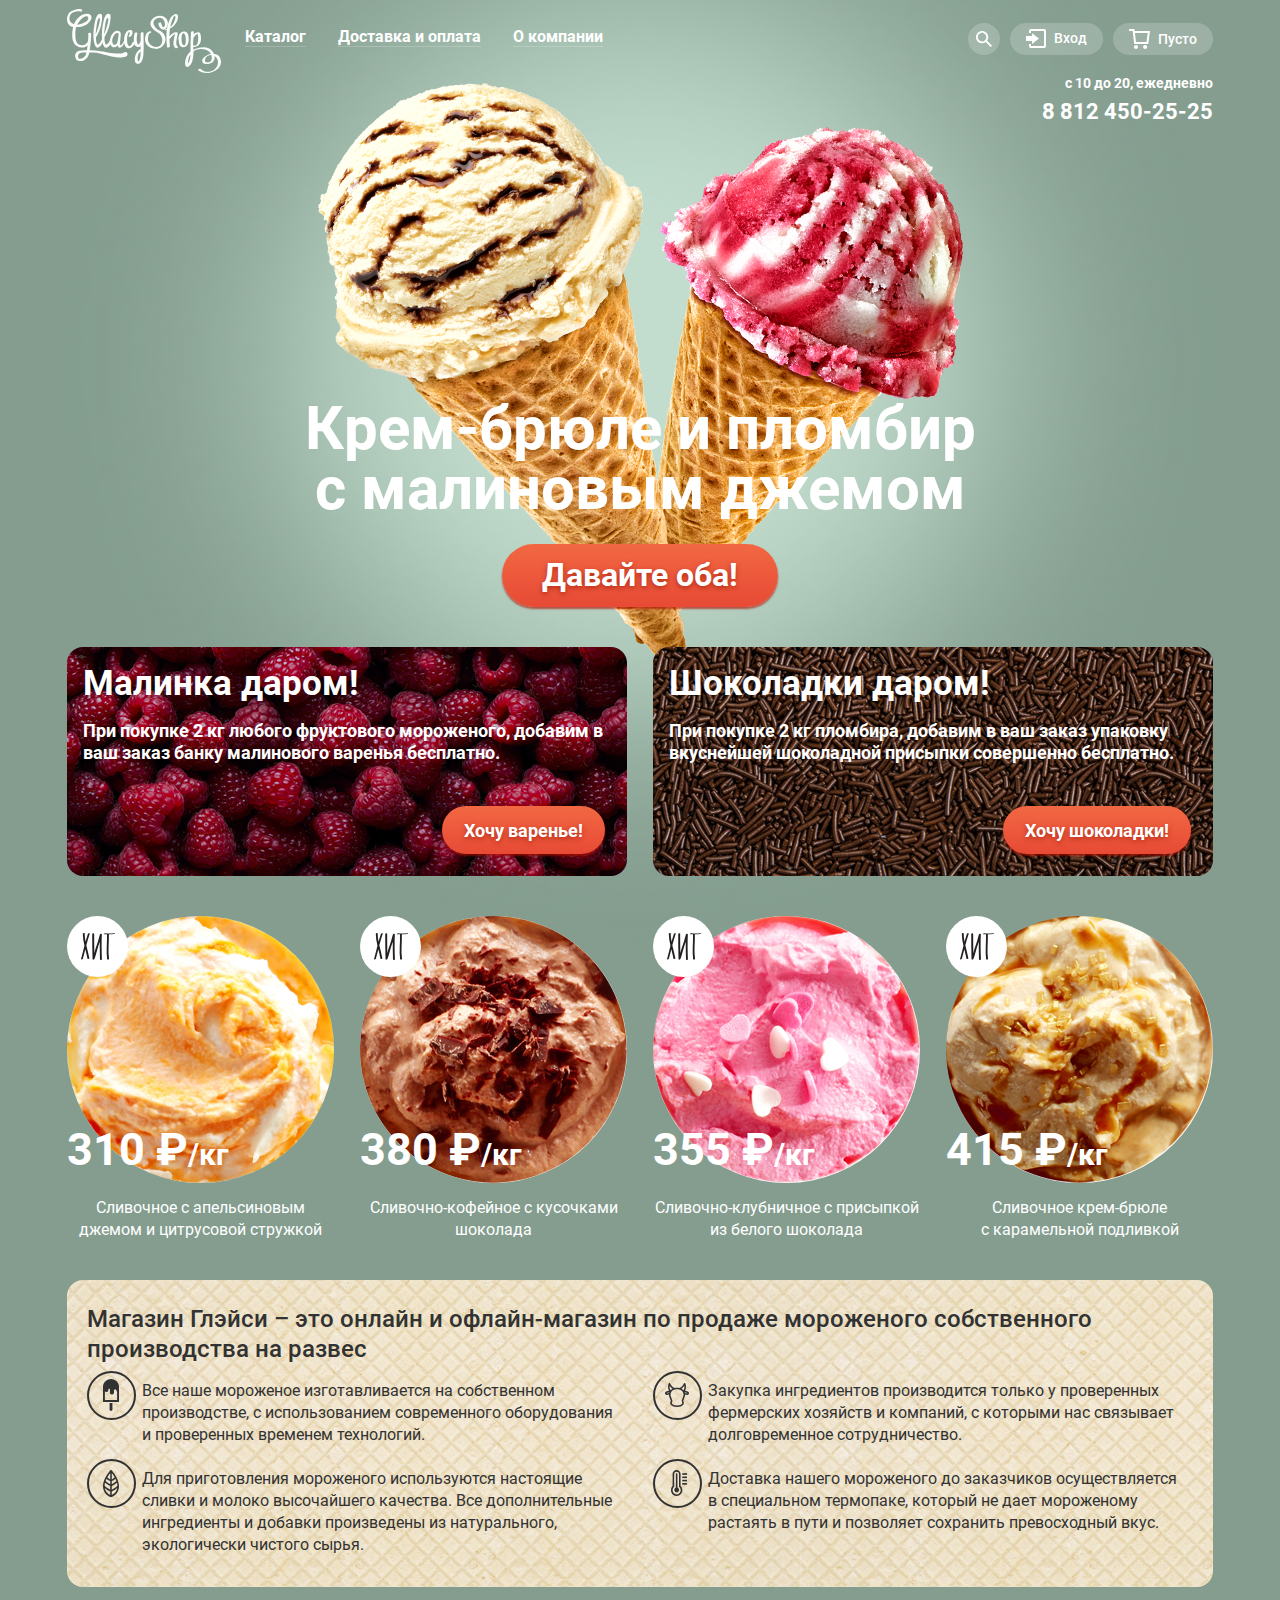
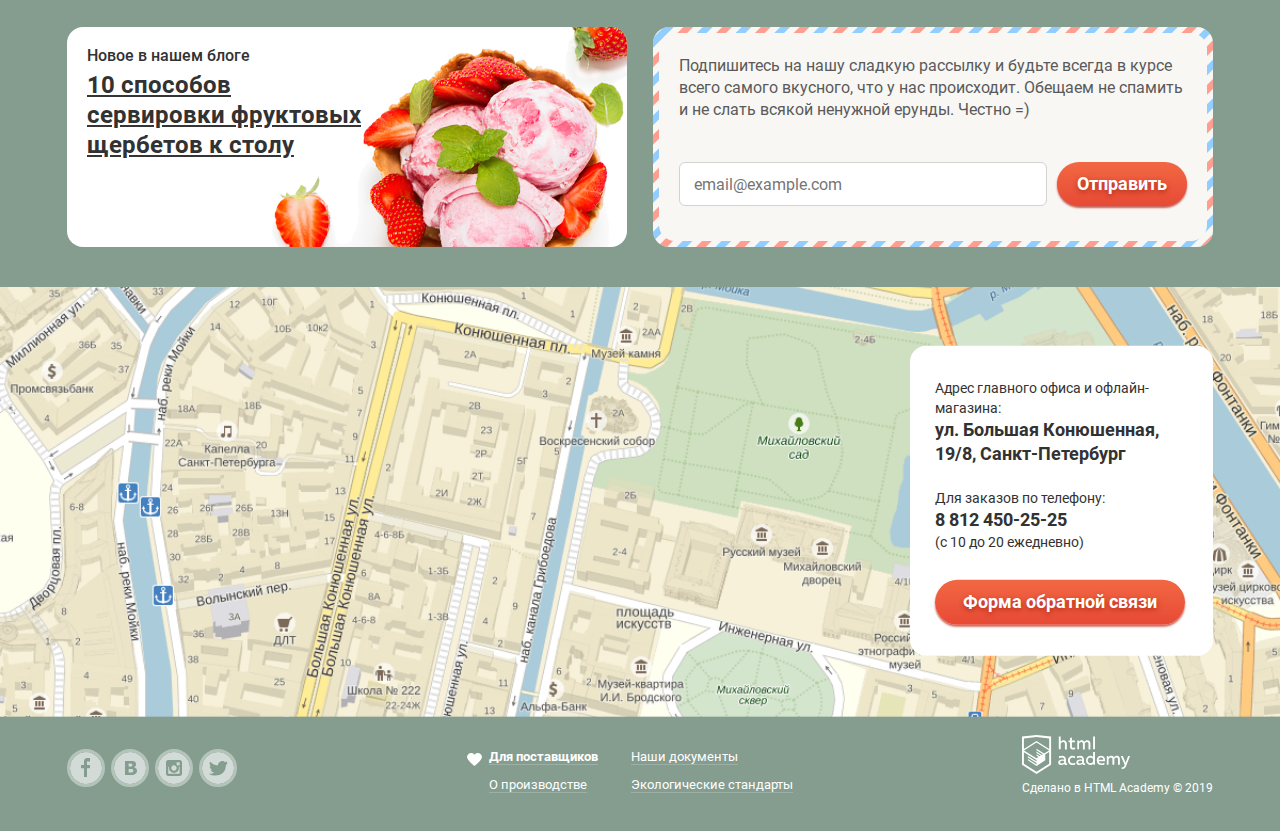
<file: index.html>
<!DOCTYPE html>
<html class="page" lang="ru">
<head>
    <meta charset="UTF-8">
    <meta name="viewport" content="width=device-width, initial-scale=1.0">
    <title>HTML Academy: Глейси</title>
    <link rel="stylesheet" href="css/style.css">
    <link rel="stylesheet" href="css/normalize.css">
</head>
<body class="page-body">
  <div class="page-wrapper page-advantages">
    <!-- Слайдер -->
    <input class="visually-hidden" type="radio" id="product-1" name="slider-toggle">
    <input class="visually-hidden" type="radio" id="product-2" name="slider-toggle">
    <input class="visually-hidden" type="radio" id="product-3" name="slider-toggle">

    <div class="container">
      <header class="main-header">
        <nav class="navigation">

          <a class="main-header__logo"><img src="img/logo.svg" alt="Логотип сайта «Глейси»"></a>
          <ul class="site-nav">
            <li class="site-nav_item">
              <a class="site-nav__link" href="catalog.html"><span>Каталог</span></a>
              <ul>
                <li><a href="#">Новинки</a></li>
                <li><a href="catalog.html">Сливочное</a></li>
                <li><a href="#">Щербеты</a></li>
                <li><a href="#">Фруктовый лед</a></li>
                <li><a href="#">Мелорин</a></li>
              </ul>
            </li>
            <li class="site-nav__item"><a class="site-nav__link" href="#"><span>Доставка и оплата</span></a></li>
            <li class="site-nav__item"><a class="site-nav__link" href="#"><span>О компании</span></a></li>
          </ul>

          <ul class="user-nav">

          <!-- Поиск -->
            <li class="user-nav__item search">
              <a class="user-nav__link" href="#">
                <span class="visually-hidden">Поиск</span>
                <svg width="16" height="16" viewBox="0 0 16 16" fill="#fff" xmlns="http://www.w3.org/2000/svg">
                  <path d="M16 14.6652L11.0785 9.73294C11.9827 8.48188 12.3826 6.93501 12.1984 5.40134C12.0141 3.86767 11.2594 2.4601 10.0848 1.45982C8.91022 0.45954 7.40233 -0.0598191 5.86234 0.00548954C4.32234 0.0707982 2.86363 0.715967 1.77757 1.81212C0.691516 2.90827 0.0580813 4.3747 0.0038002 5.91849C-0.050481 7.46228 0.478388 8.96976 1.48476 10.1398C2.49113 11.3098 3.90092 12.0563 5.43251 12.2301C6.96409 12.4039 8.50472 11.9922 9.74663 11.0772L14.6586 16L16 14.6652ZM6.08152 10.3767C5.24079 10.3767 4.41895 10.1268 3.71991 9.65874C3.02087 9.19063 2.47604 8.5253 2.15431 7.74687C1.83258 6.96844 1.7484 6.11188 1.91241 5.28551C2.07643 4.45913 2.48128 3.70006 3.07576 3.10427C3.67024 2.50849 4.42766 2.10276 5.25223 1.93838C6.0768 1.77401 6.93149 1.85837 7.70822 2.1808C8.48495 2.50324 9.14883 3.04927 9.61591 3.74983C10.083 4.4504 10.3323 5.27404 10.3323 6.11661C10.3298 7.24568 9.88115 8.3278 9.08451 9.12618C8.28788 9.92456 7.20813 10.3742 6.08152 10.3767Z" fill="000"/>
                </svg>
              </a>
              <form class="search__form site-form visually-hidden" action="https://echo.htmlacademy.ru" method="POST">
                <label class="visually-hidden" for="search">Поиск</label>
                <input class="search__iput" type="search" name="search" placeholder="Крем-Брюле">
              </form>
            </li>

          <!-- Вход -->
          <li class="user-nav__item login">
            <a class="user-nav__link" href="#">
              <svg width="20" height="19" viewBox="0 0 20 19" fill="none" xmlns="http://www.w3.org/2000/svg">
                <path d="M6.04 14.88L12.96 9.5L6.04 4.13V7.04H0V11.96H6.04V14.88Z" fill="#ffffff"/>
                <path d="M18 0H5C4.46957 0 3.96086 0.210714 3.58579 0.585786C3.21071 0.960859 3 1.46957 3 2V4H5V2H18V17H5V15H3V17C3 17.5304 3.21071 18.0391 3.58579 18.4142C3.96086 18.7893 4.46957 19 5 19H18C18.5304 19 19.0391 18.7893 19.4142 18.4142C19.7893 18.0391 20 17.5304 20 17V2C20 1.46957 19.7893 0.960859 19.4142 0.585786C19.0391 0.210714 18.5304 0 18 0Z" fill="#ffffff"/>
              </svg>     
              <span>Вход</span>           
            </a>
            <form class="login__form site-form visually-hidden" action="https://echo.htmlacademy.ru" method="POST">
              <label class="visually-hidden" for="email">Ваш адрес электронной почты</label>
              <input class="login__input" type="email" name="email" placeholder="email@example.com">
              <label class="visually-hidden" for="email">Ваш пароль</label>
              <input class="login__input" type="password" name="password" placeholder="*****">
              <button class="login__submit" type="submit">Войти</button>
              <div>
                <a href="#">Забыли пароль?</a>
                <a href="#">Новая регистрация</a>
              </div>
            </form>
          </li>

          <!-- Корзина -->
          <li class="user-nav__item cart">
            <a class="user-nav__link" href="#">
              <svg width="21" height="20" viewBox="0 0 21 20" fill="none" xmlns="http://www.w3.org/2000/svg">
                <path d="M7.03359 20C8.14664 20 9.04894 19.1046 9.04894 18C9.04894 16.8954 8.14664 16 7.03359 16C5.92054 16 5.01823 16.8954 5.01823 18C5.01823 19.1046 5.92054 20 7.03359 20Z" fill="#ffffff"/>
                <path d="M16.1027 20C17.2157 20 18.118 19.1046 18.118 18C18.118 16.8954 17.2157 16 16.1027 16C14.9896 16 14.0873 16.8954 14.0873 18C14.0873 19.1046 14.9896 20 16.1027 20Z" fill="#ffffff"/>
                <path d="M5.70345 2L5.46161 0H0V2H3.66795L5.17946 15H19.2869L21 2H5.70345ZM17.5034 13H6.97313L5.96545 4H18.6924L17.5034 13Z" fill="#ffffff"/>
                <path class="empty-cart" d="M5.93506 4.03003L6.97297 13H17.5032L18.6923 4.03003H5.93506Z"/>
              </svg>
              <span>Пусто</span>
              <span class="visually-hidden">Товаров в корзине</span>
            </a>
          </li>
        </ul>
      </nav>
      <div class="main-header__contacts">
        <p class="main-header__opening-hours">с 10 до 20, ежедневно</p>
        <a class="main-header__phone" href="tel:8 812 450-25-25">8 812 450-25-25</a>
      </div>
      </header>
    </div>
    
    <main class="site-main">
      <div class="container">
        <h1 class="visually-hidden">Магазин мороженого «Глейси»</h1>
        <section class="ad-intro">
          <h2 class="visually-hidden">Попробуйте сразу два</h2>
          <ul class="ad-intro__list">
            <li class="ad-intro__item">
              <p class="ad-intro__name">Крем-брюле и пломбир с малиновым джемом</p>
            </li>
            <li class="visually-hidden">
              <p class="ad-intro__name">Шоколадный пломбир и лимонный сорбет</p>
            </li>
            <li class="visually-hidden">
              <p class="ad-intro__name">Пломбир с помадкой и клубничный щербет</p>
            </li>
          </ul>
          <a class="ad-intro__button site-button" href="#">Давайте оба!</a>
        </section>

        <section class="promotions">
          <h2 class="visually-hidden">Акции</h2>
          <ul class="promotions__list">
            <li class="promotinos__item promotinos__item--raspberry">
              <h3>Малинка даром!</h3>
              <p>При покупке 2 кг любого фруктового мороженого, добавим в ваш заказ банку малинового варенья бесплатно.</p>
              <a class="promotinos__button site-button" href="#">Хочу варенье!</a>
            </li>
            <li class="promotinos__item promotinos__item--chocolate">
              <h3>Шоколадки даром!</h3>
              <p>При покупке 2 кг пломбира, добавим в ваш заказ упаковку вкуснейшей шоколадной присыпки совершенно бесплатно.</p>
              <a class="promotinos__button site-button" href="#">Хочу шоколадки!</a>
            </li>
          </ul>
        </section>

        <section class="products hits">
          <h2 class="visually-hidden">Наши хиты</h2>
          <ul class="products__list hits__list">
            <li class="products__item hits__item">
              <img  class="products__image" src="img/ic-orange.jpg" alt="Сливочное с апельсиновым джемом и цитрусовой стружкой">
              <p class="products__price">310 ₽<span>/кг</span></p>
              <a class="products__description" href="#">Сливочное с апельсиновым джемом и цитрусовой стружкой</a>              
              <a href="#" class="products__view">Быстрый просмотр</a>
            </li>
            <li class="products__item hits__item">
              <img  class="products__image" src="img/ic-coffe.jpg" alt="Сливочно-кофейное с кусочками шоколада">
              <p class="products__price">380 ₽<span>/кг</span></p>
              <a class="products__description" href="#">Сливочно-кофейное с кусочками шоколада</a>             
              <a href="#" class="products__view">Быстрый просмотр</a>
            </li>
            <li class="products__item hits__item">
              <img  class="products__image" src="img/ic-strawberry.jpg" alt="Сливочно-клубничное с присыпкой из белого шоколада">
              <p class="products__price">355 ₽<span>/кг</span></p>
              <a class="products__description" href="#">Сливочно-клубничное с присыпкой из белого шоколада</a>
              <a href="#" class="products__view">Быстрый просмотр</a>
            </li>
            <li class="products__item hits__item">
              <img  class="products__image" src="img/ic-creme-brulee.jpg" alt="Сливочное крем-брюле с карамельной подливкой ">
              <p class="products__price">415 ₽<span>/кг</span></p>
              <a class="products__description" href="#">Сливочное крем-брюле с карамельной подливкой</a>
              <a href="#" class="products__view">Быстрый просмотр</a>
            </li>
          </ul>
        </section>

        <section class="advantages">
          <h2 class="visually-hidden">О нашем магазине</h2>
          <p class="advantages__intro">Магазин Глэйси – это онлайн и офлайн-магазин по продаже мороженого собственного производства на развес</p>
          <ul class="advantages__list">
            <li class="advantages__item advantages__item-icon advantages__item-icon--ice-cream">Все наше мороженое изготавливается на собственном производстве, с использованием современного оборудования и проверенных временем технологий.</li>
            <li class="advantages__item advantages__item-icon advantages__item-icon--cow">Закупка ингредиентов производится только у проверенных фермерских хозяйств и компаний, с которыми нас связывает долговременное сотрудничество.</li>
            <li class="advantages__item advantages__item-icon advantages__item-icon--leaf">Для приготовления мороженого используются настоящие сливки и молоко высочайшего качества. Все дополнительные ингредиенты и добавки произведены из натурального, экологически чистого сырья.</li>
            <li class="advantages__item advantages__item-icon advantages__item-icon--thermo">Доставка нашего мороженого до заказчиков осуществляется в специальном термопаке, который не дает мороженому растаять в пути и позволяет сохранить превосходный вкус.</li>
          </ul>
        </section>
        
        <div class="more">
          <article class="gllasy-blog more__item">
            <h2 class="gllasy-blog__section">Новое в нашем блоге</h2>
            <h3 class="gllasy-blog__article-name"><a href="#">10 способов сервировки фруктовых щербетов к столу</a></h3>
          </article>

          <section class="subscription more__item">
            <div class="subscription__container">
              <h2 class="visually-hidden">Оформить подписку</h2>
              <p class="subscription__description">Подпишитесь на нашу сладкую рассылку и будьте всегда в курсе всего самого вкусного, что у нас происходит. Обещаем не спамить и не слать всякой ненужной ерунды. Честно =)</p>
              <form class="subscription__form site-form" action="https://echo.htmlacademy.ru/" method="POST">
                <label class="visually-hidden" for="email">Введите ваш имейл</label>
                <input class="subscription__email site-input" id="email" type="email" placeholder="email@example.com">
                <button class="subscription__submit site-button" type="submit">Отправить</button>
              </form>
            </div>
          </section>
        </div>
      </div>

      <section class="map">
        <h2 class="visually-hidden">Как до нас добраться</h2>
        <div class="container">
          <section class="contacts">
            <h2 class="visually-hidden">Форма обратной связи</h2>
            <p class="contacts__item contacts__address"><span>Адрес главного офиса и офлайн-магазина:</span>
              <a href="#">ул. Большая Конюшенная, 19/8, Санкт-Петербург</a>
            </p>
            <p class="contacts__item contacts__phone">Для заказов по телефону:
              <a href="tel:8 812 450-25-25">8 812 450-25-25</a>
              (с 10 до 20 ежедневно)</p>
            <a href="#" class="site-button contacts__button">Форма обратной связи</a>
          </section>      
        </div>
      </section>
    </main>

    <div class="container">  
      <footer class="site-footer">

        <ul class="social__list">
          <li class="social__item">
            <a href="https://www.facebook.com/">
              <span class="visually-hidden">Фейсбук</span>
              <img class="social__img" src="img/fb-icon.svg" alt="Фейсбук">
            </a>
          </li>
          <li class="social__item">
            <a href="https://vk.com/">
              <span class="visually-hidden">Вконтакте</span>
              <img class="social__img" src="img/vk-icon.svg" alt="Вконтакте">
            </a>
          </li>
          <li class="social__item">
            <a href="https://www.instagram.com/">
              <span class="visually-hidden">Инстаграм</span>
              <img class="social__img" src="img/insta-icon.svg" alt="Инстаграм">
            </a>
          </li>
          <li class="social__item">
            <a href="https://twitter.com/">
              <span class="visually-hidden">Твиттер</span>
              <img class="social__img" src="img/tw-icon.svg" alt="Твиттер">
            </a>
          </li>
        </ul>

        <ul class="content-info__list">
          <li class="content-info__item content-info__item--favorite">
            <a href="#" class="">Для поставщиков</a>
          </li>
          <li class="content-info__item">
            <a href="#">Наши документы</a>
          </li>
          <li class="content-info__item">
            <a href="#">О производстве</a>
          </li>
          <li class="content-info__item">
            <a href="#">Экологические стандарты</a>
          </li>
        </ul>

        <div class="developed">
          <a href="https://htmlacademy.ru/">
            <img src="img/academy-logo.svg" alt="Логотип HTML Academy">
          </a>
          <p class="developed__company">Сделано в <a href="https://htmlacademy.ru/">HTML Academy</a> © 2019</p>
        </div>

      </footer>
      <section class="feedback">
          <form class="feedback__form site-form" action="https://echo.htmlacademy.ru/" method="POST">
            <label class="visually-hidden" for="contacts-name">Введите ваше имя</label>
            <input class="contacts__input-name form__input" id="name" type="text" placeholder="Имя Фамилия">
            <label class="visually-hidden" for="contacts-email">Введите ваш имейл</label>
            <input class="contacts__input-email form__input" type="email" placeholder="email@example.com">
            <textarea name="feedback" id="feedback" cols="30" rows="10" placeholder="В свободной форме"></textarea>
          </form>
      </section>
    </div>
  </div>
</body>
</html>
</file>
<file: css/style.css>
@font-face {
  font-family: "Roboto";
  font-weight: 400;
  font-style: normal;
  font-display: swap;
  src: url("../fonts/Roboto-Regular.woff2") format("woff2"),
    url("../fonts/Roboto-Regular.woff") format("woff");
}

@font-face {
  font-family: "Roboto";
  font-weight: 500;
  font-style: normal;
  font-display: swap;
  src: url("../fonts/Roboto-Medium.woff2") format("woff2"),
    url("../fonts/Roboto-Medium.woff") format("woff");
}

@font-face {
  font-family: "Roboto";
  font-weight: 700;
  font-style: normal;
  font-display: swap;
  src: url("../fonts/Roboto-Bold.woff2") format("woff2"),
    url("../fonts/Roboto-Bold.woff") format("woff");
}

:root {
  --basic-white: #ffffff;
  --basic-black: #323232;
  --basic-brown-red: #D07058;
  --transparent-white: rgba(255, 255, 255, 0.2);
  --transparent-black: rgba(0, 0, 0, 0.07);
  --basic-img-bg: #210a52;
  --waffle: #f7eac3;
  --basic-grey: #5A5A5A;
  --smoke: #353535;
  --basic-beige: #F8F7F4;
  --input-border: #D3D3D2;
  --gradient: linear-gradient(180deg, #F26843 0%, #E74A35 100%);

}

.page {
  height: 100%;
}

.page-body {
  font-family: "Roboto", "Arial", sans-serif;
  color: var(--basic-white);
  min-height: 100%;
  display: grid;
  grid-template-rows: min-content 1fr min-content;
}

*, *::before, *::after { 
  box-sizing: border-box; 
}

a {
  text-decoration: none;
  color: var(--basic-white);
}

img {
  max-width: 100%;
  height: auto;
}

.visually-hidden {
  position: absolute;
  clip: rect(0 0 0 0);
  width: 1px;
  height: 1px;
  margin: -1px;
}

.page-wrapper {
  background-color: #849D8F;
}

.page-advantages {
  background-image: url("../img/ad-raspberry.png");
  background-repeat: no-repeat;
  background-position: center 0;
}

.container {
  width: 1200px;
  padding: 0 27px;
  margin: 0 auto;
  position: relative;
}

.main-header {
  display: flex;
  flex-direction: column;
  padding-top: 9px;
}

.main-header__logo {
  line-height: 0;
}

.navigation {
  display: flex;
  align-items: center;
  margin-bottom: 2px;
}

.site-nav {
  list-style: none;
  margin: 0;
  padding: 0 10px;
  font-weight: 700;
  display: flex;
  flex-wrap: wrap;
  width: 600px;
}

.site-nav_item {
  margin-bottom: 7px;
}

.site-nav__link {
  padding: 0 14px;
  padding-top: 9px;
  padding-bottom: 11px;
  margin-right: 4px;
}

.site-nav__link span {
  border-bottom: 1px solid var(--transparent-white);
}

.site-nav__link:hover {
  background-color: var(--basic-white);
  color: var(--basic-black);
  border-radius: 26px;
}

.site-nav ul {
  list-style: none;
  display: none;
}

.user-nav {
  list-style: none;
  margin: 0;
  padding: 0;
  display: flex;
  align-items: center;
  margin-left: auto; 
  margin-bottom: 4px; 
  font-weight: 500;
}

.user-nav__link {
  display: flex;
  align-items: center;
  padding: 0 16px;
  color: var(--basic-white);
  font-size: 14px;
  background: var(--transparent-white);
  margin-left: 10px;
  border-radius: 20px;
}

.cart a {
  padding-top: 6px;
  padding-bottom: 6px;
}

.login a {
  padding-top: 6px;
  padding-bottom: 7px;
}

.search a {
  padding: 8px;
}

.cart a {
  display: flex;
  align-items: center;
  padding: 0 16px;
  padding-top: 6px;
  padding-bottom: 6px;
}

.cart__list {
  display: none;
}

.user-nav__item span {
  margin-left: 8px;
}

.user-nav__link:hover {
  background-color: var(--basic-white);
  color: var(--basic-black);
}

.user-nav__link:hover .empty-cart {
  fill: none;
}

.user-nav__link:hover path {
  fill: #323232;
}

.main-header__phone {
  font-size: 22px;
  line-height: 24px;
}

.main-header__opening-hours {
  font-size: 14px;
  margin: 0;
  margin-bottom: 9px;
}

.main-header__contacts {
  font-weight: 700;
  margin-left: auto;
  text-align: right;
}

.ad-intro {
  display: flex;
  flex-direction: column;
  align-items: center;
  padding-top: 275px;
  margin-bottom: 40px;
}

.ad-intro__list {
  list-style: none;
  margin: 0;
  padding: 0;
  margin-bottom: 25px;
}

.ad-intro__item {
  font-weight: 700;
  font-size: 60px;
  width: 700px;
}

.ad-intro__name {
  text-align: center;
  margin: 0;
  line-height: 60px;
}

.ad-intro__button {
  font-size: 32px;
  line-height: 44px;
  padding: 40px;
  padding-top: 9px;
  padding-bottom: 10px;
}

.site-button {
  font-weight: 700;
  color: var(--basic-white);
  background-image: var(--gradient);
  box-shadow: 0px 2px 2px rgba(172, 16, 0, 0.64);
  text-shadow: 0px 2px 5px rgba(160, 32, 11, 0.76);
  border-radius: 70px;
  border: none;
}

.site-button:hover {
  background: linear-gradient(0deg, var(--transparent-white), var(--transparent-white)), var(--gradient);
  box-shadow: 0px 2px 2px #AC1000;
}

.site-button:focus {
  background: linear-gradient(0deg, var(--transparent-black), var(--transparent-black)), var(--gradient);
  box-shadow: inset 0px 2px 2px #942718;
}

.site-input {
  border: 1px solid var(--input-border);
  border-radius: 6px;
}

.promotions {
  margin-bottom: 40px;
}

.promotions__list {
  margin: 0;
  padding: 0;
  list-style: none;
  display: grid;
  grid-template-columns: 1fr 1fr;
  column-gap: 26px;
}

.promotinos__item {
  box-sizing: border-box;
  display: flex;
  flex-direction: column;
  width: 560px;
  padding: 16px 22px 22px 16px;
  border-radius: 16px;
  background-color: var(--basic-img-bg);
}

.promotinos__item--raspberry {
  background-image: url("../img/raspberry.png");
}

.promotinos__item--chocolate {
  background-image: url("../img/chocolate.png");
}

.promotinos__item h3 {
  font-size: 35px;
  line-height: 41px;
  margin: 0;
  margin-bottom: 16px;
}

.promotinos__item p {
  font-size: 18px;
  line-height: 22px;
  font-weight: 700;
  margin: 0;
  margin-bottom: 42px;
}

.promotinos__button {
  font-size: 18px;
  line-height: 20px;
  padding: 22px;
  padding-top: 15px;
  padding-bottom: 13px;
  margin-left: auto;
  justify-self: end;
}

.products {
  margin-bottom: 39px;
}

.products__list {
  list-style: none;
  margin: 0;
  padding: 0;
  display: grid;
  grid-template-columns: 1fr 1fr 1fr 1fr;
  column-gap: 26px;
}

.products__item {
  position: relative;
  display: flex;
  flex-direction: column;
  align-items: center;
}

.products__image {
  border-radius: 50%;
  margin-bottom: 14px;
}

.products__price {
  position: absolute;
  font-size: 45px;
  font-weight: 700;
  margin: 0;
  top: 64%;
  left: 0;
}

.products__price span {
  font-size: 30px;
}

.products__description {
  display: flex;
  justify-content: center;
  text-align: center;
  line-height: 22px;
}

.products__view {
  display: none;
}

.hits__item::before {
  content: "";
  background-image: url("../img/hit.svg");
  position: absolute;
  width: 61px;
  height: 61px;
  top: 0; 
  left: 0;
  z-index: 2;
}

.advantages {
  padding: 24px 23px 31px 20px;
  border-radius: 16px;
  background-color: var(--waffle);
  background-image: url("../img/waffle-bg.png");
  margin-bottom: 40px;
}

.advantages__list {
  list-style: none;
  margin: 0;
  padding: 0;
  display: grid;
  grid-template-columns: 1fr 1fr;
  column-gap: 28px;
  row-gap: 22px;
}

.advantages__intro {
  font-weight: 500;
  font-size: 24px;
  line-height: 30px;
  color: var(--basic-black);
  margin: 0;
  margin-bottom: 16px;
}

.advantages__item {
  font-size: 16px;
  line-height: 22px;
  color: var(--basic-black);
  padding-left: 55px;
  position: relative;
}

.advantages__item-icon::before {
  content: "";
  position: absolute;
  width: 49px;
  height: 49px;
  top: -9px; 
  left: 0;
  z-index: 2;
}

.advantages__item-icon--ice-cream::before {
   background-image: url("../img/ice-cream-icon.svg");
}

.advantages__item-icon--cow::before {
  background-image: url("../img/cow-icon.svg");
}

.advantages__item-icon--leaf::before {
  background-image: url("../img/leaf-icon.svg");
}

.advantages__item-icon--thermo::before {
  background-image: url("../img/thermo-icon.svg");
}

.more {
  display: grid;
  grid-template-columns: 1fr 1fr;
  column-gap: 26px;
  margin-bottom: 40px;
}

.more__item {
  box-sizing: border-box;
  width: 560px;
  min-height: 220px;
  border-radius: 16px;
}

.gllasy-blog {
  padding: 18px 23px 23px 20px;
  background-color: var(--basic-white);
  background-image: url("../img/blog-sherbet.png");
  background-repeat: no-repeat;
}

.gllasy-blog__section {
  font-weight: 500;
  font-size: 16px;
  line-height: 22px;
  margin: 0;
  margin-bottom: 3px;
  color: var(--basic-black);
}

.gllasy-blog__article-name {
  font-weight: 700;
  font-size: 24px;
  line-height: 30px;
  margin: 0;
  width: 287px;
}

.gllasy-blog__article-name a {
  color: var(--basic-black);
  text-decoration: underline;
  text-decoration-color: var(--smoke);
}

.subscription {
  background-color: var(--basic-beige);
  background-image: url("../img/mail.png");
  padding: 6px;
}

.subscription__container {
  background-color: var(--basic-beige);
  padding: 22px 20px 35px 20px;
  border-radius: 16px;
}

.subscription__description {
  font-size: 16px;
  line-height: 22px;
  margin: 0;
  margin-bottom: 41px;
  color: var(--basic-grey);
}

.subscription__form {
  display: flex;
  justify-content: space-between;
}

.subscription__email {
  font-size: 16px;
  padding: 13px 14px 11px 14px;
  width: 368px;
}

.subscription__submit {
  font-size: 18px;
  padding: 10px 20px 10px 20px;
}

.map {
  width: 100%;
  height: 430px;
  background-image: url("../img/map.png");
  background-repeat: no-repeat;
  background-size: cover;
  background-position: 0 100%;

}

.contacts {
  color: var(--basic-black);
  background-color: var(--basic-white);
  width: 303px;
  padding: 32px 25px 31px 25px;
  border-radius: 16px;
  position: absolute;
  right: 27px;
  transform: translateY(50%);
  margin-top: -96px;
}

.contacts__item {
  font-size: 14px;
  display: flex;
  flex-direction: column;
  margin: 0;
  padding-right: 27px;
  line-height: 20px;
}

.contacts__item span {
  padding-right: 10px;
}

.contacts__address a, .contacts__phone a {
  font-weight: 700;
  font-size: 18px;
  line-height: 24px;
  color: var(--basic-black);
}

.contacts__address {
  margin-bottom: 22px;
}

.contacts__phone {
  margin-bottom: 28px;
}

.contacts__button {
  display: inline-block;
  vertical-align: middle;
  font-size: 18px;
  padding: 12px 28px;
}

.feedback, .feedback__form {
  display: none;
}

.feedback--show {
  display: block;
}

.site-footer {
  display: flex;
  justify-content: space-between;
  align-content: center;
  padding: 18px 0 25px 0;
}

.social__list {
  list-style: none;
  margin: 0;
  margin-right: 46px;
  padding: 14px 0;
  display: flex;
  flex-wrap: wrap;
  max-width: 350px;
}

.social__item {
  margin-right: 6px;
}

.social__img {
  opacity: 0.8;
  border: 3px solid rgba(255, 255, 255, 0.5);
  border-radius: 50%;
}

.social__img:hover {
  opacity: 1;
  border: 3px solid rgba(255, 255, 255, 0.5);
  border-radius: 50%;
}

.social__img:focus, .social__img:active {
  opacity: 1;
  border: 3px solid rgba(255, 255, 255, 0.7);
  border-radius: 50%;
}

.content-info__list {
  list-style: none;
  margin: 0;
  padding: 0;
  font-size: 13px;
  line-height: 12px;
  display: grid;
  grid-template-columns: 0.8fr 1.2fr;
  width: 378px;
  padding-left: 22px;
  padding-top: 16px;
}

.content-info__item a {
  border-bottom: 1px solid var(--transparent-white);
}

.content-info__item--favorite {
  font-weight: 700;
  position: relative;
}

.content-info__item--favorite::before {
  content: "";
  width: 15px;
  height: 13px;
  position: absolute;
  left: -22px;
  top: 2px;
  background-image: url("../img/heart.svg");
}

.developed__company {
  font-size: 12px;
  line-height: 18px;
  margin: 0;
}
</file>
